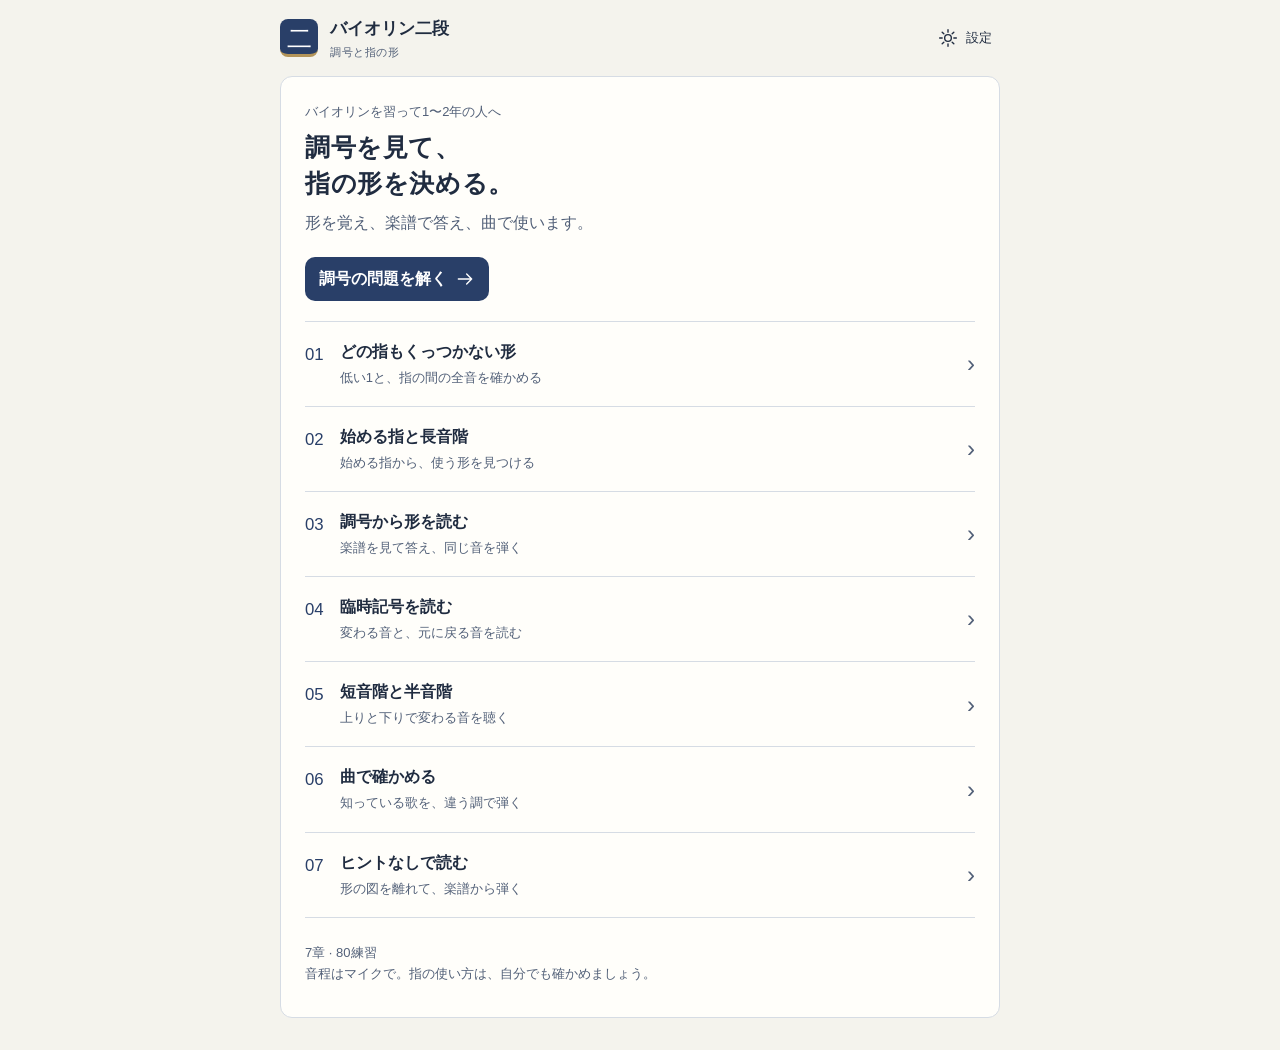
<file: index.html>
<!doctype html>
<html lang="ja"><head><meta charset="utf-8"><meta name="viewport" content="width=device-width,initial-scale=1,viewport-fit=cover"><meta name="theme-color" content="#293f68"><meta name="apple-mobile-web-app-title" content="バイオリン二段"><meta name="description" content="調号から指の形を決め、歌と音階で確かめるバイオリン学習アプリ。"><link rel="manifest" href="./manifest.webmanifest"><link rel="icon" href="./assets/icon.svg" type="image/svg+xml"><link rel="stylesheet" href="./style.css"><link rel="stylesheet" href="./mic-status.css"><title>バイオリン二段｜調号から指の形を決める</title></head><body><div id="app"></div><div id="toast" role="status" aria-live="polite"></div><noscript>練習の再生にはJavaScriptが必要です。SafariまたはChromeで開いてください。</noscript><script type="module" src="./app.mjs"></script></body></html>
</file>
<file: style.css>
:root{color-scheme:light;--ink:#202c40;--muted:#526078;--line:#d6dce4;--paper:#fffefa;--tint:#f4f3ed;--accent:#293f68;--accent-soft:#e9edf5;--success:#246344;--radius:10px;font:16px/1.65 -apple-system,BlinkMacSystemFont,'Hiragino Sans',sans-serif;color:var(--ink);background:var(--tint)}
*{box-sizing:border-box}body{margin:0}button,input,select{font:inherit;color:inherit;min-width:0}button,a,input,select,summary{touch-action:manipulation;-webkit-tap-highlight-color:transparent}button{cursor:pointer;border:0;min-width:44px;min-height:44px;white-space:normal;overflow-wrap:anywhere}button:disabled{cursor:default;opacity:.5}a{color:var(--accent)}button:focus-visible,a:focus-visible,input:focus-visible,select:focus-visible,summary:focus-visible{outline:3px solid #9a6416;outline-offset:3px}h1,h2,p,ol{margin:0}h1{font-size:1.55rem;line-height:1.45;letter-spacing:.025em}h2{font-size:1.05rem;line-height:1.5}h1:focus{outline:none}p,small,strong,label{overflow-wrap:anywhere}small{font-size:.8125rem}button[hidden],[hidden]{display:none!important}.ui-icon{width:20px;height:20px;flex-shrink:0}.muted,.helper{color:var(--muted)}.helper{font-size:.8125rem}.eyebrow,.stage-label{font-size:.8125rem;color:var(--muted)}.quiet,.icon-button,.primary,.secondary{display:inline-flex;align-items:center;justify-content:center;gap:8px;padding:10px 14px;border-radius:var(--radius);line-height:1.45}.quiet,.icon-button{background:transparent}.primary{color:#fff;background:var(--accent);font-weight:650}.secondary{background:var(--accent-soft);border:1px solid var(--line)}.primary:hover{background:#1c3055}.secondary:hover,.quiet:hover{background:#e1e7ef}.primary:disabled:hover{background:var(--accent)}.icon-button{width:44px;padding:10px;flex-shrink:0}
.app-header{max-width:760px;margin:auto;display:flex;align-items:center;justify-content:space-between;gap:8px;min-height:76px;padding:calc(12px + env(safe-area-inset-top,0px)) 20px 12px}.brand{display:flex;align-items:center;gap:12px;text-align:left;background:none;padding:0;font-size:1.05rem;font-weight:700}.brand-mark{width:38px;height:38px;flex-shrink:0;background:var(--accent);color:white;display:grid;place-items:center;border-radius:8px;font-size:1.55rem;font-weight:500;border-bottom:3px solid #b39459}.brand small{display:block;font-size:.6875rem;font-weight:400;color:var(--muted);letter-spacing:.05em}.app-header>.quiet{padding:8px;flex-shrink:0;font-size:.8125rem}.workspace{max-width:720px;margin:0 auto 32px;background:var(--paper);border:1px solid var(--line);border-radius:12px;min-width:0}.library,.lesson-page,.settings-page,.finish-page{padding:24px 24px 32px}.library-heading{margin-bottom:20px}.library-heading h1{margin:8px 0}.library-heading>.primary{margin-top:20px}.resume-link{margin-top:8px;display:flex;justify-content:flex-start;text-align:left;font-size:.8125rem;padding-left:0}.chapter-list,.lesson-list{border-top:1px solid var(--line)}.chapter-row,.lesson-row{width:100%;display:flex;align-items:center;gap:16px;text-align:left;padding:18px 0;background:transparent;border-bottom:1px solid var(--line);border-radius:0}.chapter-row>span:nth-child(2),.lesson-row>span:first-child{min-width:0;flex:1}.chapter-row strong,.lesson-row strong{display:block;font-size:1rem;line-height:1.5}.chapter-row small,.lesson-row small{display:block;margin-top:4px;color:var(--muted);font-size:.8125rem;line-height:1.55}.index{font-variant-numeric:tabular-nums;color:var(--accent);font-size:1.05rem;align-self:flex-start;padding-top:1px}.chevron{font-size:1.5rem;color:var(--muted);flex-shrink:0}.library-foot{margin-top:24px;color:var(--muted);font-size:.8125rem}.lesson-toolbar{display:flex;align-items:center;justify-content:space-between;gap:8px;margin:-8px -10px 12px}.lesson-toolbar .quiet{justify-content:flex-start;font-size:.8125rem}.lesson-heading{margin-bottom:20px}.lesson-heading .eyebrow{margin-bottom:6px}.lesson-outcome{font-size:1.05rem;font-weight:600;margin-bottom:20px}.instruction-list{padding-left:24px;margin:16px 0 24px}.instruction-list li{padding-left:2px;margin:8px 0}.page-action{margin-top:24px}.page-action>.primary{width:100%}.intro-page>.compact-score{margin:16px 0}.intro-page>.pattern-diagram{margin:20px auto}.pattern-diagram{display:flex;flex-direction:column;align-items:center;max-width:340px;gap:8px}.pattern-diagram svg{width:100%;max-width:300px;height:auto}.pattern-diagram p{font-size:.875rem;text-align:center}.pattern-diagram.compact{max-width:280px}.individual-pattern{font-size:.875rem;color:var(--muted)}.used-fingers{display:grid;gap:4px;font-size:.875rem}
.field{margin:12px 0}.field-title{display:block;font-size:.875rem;font-weight:600;margin-bottom:8px}.segmented{display:flex;flex-wrap:wrap;gap:8px}.choice{background:var(--paper);border:1px solid #a4afbf;padding:9px 12px;border-radius:8px;flex:1;font-size:.875rem;line-height:1.5}.choice.selected,.answer-choice.selected{background:var(--accent-soft);border:2px solid var(--accent);padding:8px 11px;font-weight:700}.strings .choice{display:flex;align-items:center;justify-content:center;gap:6px;flex:1 1 54px;border-bottom:4px solid var(--string-color)}.strings .choice.selected{background:var(--string-soft)}.string-choice b{font-size:1.2rem}.string-choice span{font-size:.8125rem}.select-field{display:grid;grid-template-columns:minmax(70px,auto) minmax(0,1fr);gap:12px;align-items:center;margin:12px 0}.select-field>span{font-size:.875rem;font-weight:600}select{appearance:menulist-button;-webkit-appearance:menulist-button;height:2.75rem;min-height:44px;min-width:44px;padding:8px;border:1px solid #a4afbf;border-radius:8px;max-width:100%;width:100%;background:var(--paper);font-size:.875rem}.score-preview{margin:20px 0;border-block:1px solid var(--line);padding:12px 0}.section-line{display:flex;align-items:center;justify-content:space-between;flex-wrap:wrap;gap:8px;font-size:.8125rem;color:var(--muted);margin-bottom:4px}.section-line h2{font-size:.875rem}.compact-score{width:100%;min-width:0}.score-system,.score-bar,.single-score{display:block;width:100%;height:auto;max-width:100%;overflow:visible}.score-system{margin:2px 0}.score-system text,.score-bar text{font-family:-apple-system,BlinkMacSystemFont,sans-serif}.full-score-link{font-size:.875rem;padding-left:0}.start-column{display:grid;gap:8px}.start-button{width:100%;margin-top:8px}.start-hint{font-size:.8125rem;color:var(--muted)}.audio-options{display:flex;flex-wrap:wrap;gap:12px;align-items:center;justify-content:space-between}.tempo-field{min-width:0}.tempo-field>label{font-size:.8125rem;display:block}.tempo-field>div{display:flex;align-items:center;gap:6px}.tempo-step{width:44px;padding:8px}.tempo-field output{display:grid;place-items:center;min-width:54px;min-height:44px;text-align:center;font-weight:650;font-size:1.25rem;font-variant-numeric:tabular-nums}.tempo-field span{font-size:.75rem}.mic-toggle{display:flex;align-items:center;gap:8px;min-height:44px;font-size:.875rem}.toggle-row input{width:44px;height:44px;margin:0;accent-color:var(--accent);flex-shrink:0}.mic-toggle input{appearance:none;-webkit-appearance:none;width:44px;min-width:44px;height:44px;margin:0;padding:0;border:0;background:transparent;position:relative;cursor:pointer;flex-shrink:0}.mic-toggle input::before{content:'';position:absolute;width:40px;height:24px;left:2px;top:10px;border-radius:16px;background:var(--muted)}.mic-toggle input::after{content:'';position:absolute;width:18px;height:18px;left:5px;top:13px;border-radius:50%;background:#fff}.mic-toggle input:checked::before{background:var(--accent)}.mic-toggle input:checked::after{left:21px}.error{color:#842d30;background:#fff0ee;border-left:3px solid currentColor;padding:12px}.error+.secondary{margin-top:8px}
.quiz-page h1{margin:8px 0 12px}.question-count{font-size:.875rem;color:var(--muted)}.question-score{border-block:1px solid var(--line);margin:16px 0;padding:12px 0}.answer-grid{display:grid;grid-template-columns:1fr 1fr;gap:8px;margin:20px 0}.answer-choice{background:white;border:1px solid #a4afbf;border-radius:8px;min-height:60px;padding:12px;line-height:1.55;text-align:left;font-size:.9375rem}.quiz-page>.primary{width:100%}.quiz-feedback{border-left:4px solid #917139;background:#f4efe3;padding:16px;margin:16px 0}.quiz-feedback.correct{border-color:var(--success);background:#edf4ee}.quiz-feedback h2{margin-bottom:8px}.quiz-feedback p{font-size:.9375rem;margin-top:8px}.quiz-feedback .answer-label{font-weight:700;font-size:1rem}.quiz-feedback:focus{outline:2px solid var(--accent);outline-offset:3px}
/* 通常は一画面。文字拡大時の最小高はremで縦に伸ばす。 */
body[data-view=practice]{background:var(--paper)}.performance-main{max-width:820px;margin:auto}.performance-viewport{height:100svh;min-height:32rem;display:grid;grid-template-rows:auto 3px minmax(0,1fr) auto;gap:8px;padding:calc(8px + env(safe-area-inset-top,0px)) calc(12px + env(safe-area-inset-right,0px)) calc(8px + env(safe-area-inset-bottom,0px)) calc(12px + env(safe-area-inset-left,0px))}.practice-top{display:flex;align-items:center;gap:6px;min-height:44px}.practice-title{min-width:0;flex:1}.practice-title h1{font-size:.875rem;line-height:1.4}.practice-title p{font-size:.6875rem;color:var(--muted)}#sessionProgress{font-size:.75rem;font-variant-numeric:tabular-nums}.progress,.note-progress{height:3px;background:#e0e5ed;border-radius:2px;overflow:hidden}.progress>span,.note-progress>span{display:block;height:100%;background:var(--accent);width:0}.performance-body{min-height:0;display:grid;grid-template-rows:minmax(0,1fr) auto;gap:8px}.music-panel{min-height:0;display:flex;flex-direction:column}.playing-head{display:flex;justify-content:space-between;gap:8px;flex-wrap:wrap;font-size:.75rem;color:var(--muted);min-height:20px}.current-and-next{display:flex;align-items:center;justify-content:space-between;gap:8px;margin-top:4px}.now-label{min-width:0;flex:1;display:grid;gap:3px}.now-label>strong{font-size:1.25rem;line-height:1.35;color:var(--note-color)}.now-label>span{font-size:.8125rem}.next-label{display:grid;grid-template-columns:minmax(0,1fr) 42px;align-items:center;column-gap:4px;border-left:1px solid var(--line);padding-left:10px;max-width:52%;min-width:110px}.next-label small,.next-label strong,.next-label>span{grid-column:1;font-size:.75rem;line-height:1.4}.next-label strong{font-size:.9375rem}.next-label>small{color:var(--muted)}#nextScore{grid-column:2;grid-row:1/4}.next-score{width:42px;height:63px;display:block;overflow:visible}.score-stage{flex:1;min-height:105px;display:flex;align-items:center;position:relative}.current-score{width:100%;height:100%;min-height:0;display:flex;align-items:center}.current-score .score-bar{max-height:100%;height:100%;width:100%}.note-highlight.active{fill:var(--note-soft,#e9edf5);stroke:var(--note-color,#293f68);stroke-width:1.5}.note-highlight.passed{fill:#f1f3f5}.timing-row{display:flex;flex-wrap:wrap;align-items:center;justify-content:space-between;gap:4px 8px;min-height:44px;padding:4px 0}.duration-copy{font-size:.75rem;max-width:54%;line-height:1.45}.duration-copy strong{font-size:1.1rem}.beat-track{display:flex;gap:4px}.beat{display:grid;place-items:center;width:24px;height:24px;border:1px solid #a8b2c2;border-radius:50%;font-size:.75rem}.beat.on{background:var(--accent);border-color:var(--accent);color:white}.guidance-panel{background:#f4f5f2;padding:6px 10px;border-radius:8px;min-width:0}.listening-label{font-size:.75rem;color:var(--muted)}.ok{color:var(--success)}.practice-controls{display:grid;grid-template-columns:repeat(3,minmax(0,1fr));gap:6px}.practice-controls>button{padding:8px 4px;font-size:.8125rem;line-height:1.4;gap:3px;min-height:44px}.practice-controls .ui-icon{width:16px;height:16px}.below-hint{display:flex;flex-wrap:wrap;gap:4px 8px;align-items:center;justify-content:space-between;font-size:.6875rem;line-height:1.4;margin-top:4px}.below-hint a{display:inline-flex;align-items:center;min-width:44px;min-height:44px;padding:4px 0}.countdown-area{position:absolute;right:4px;top:4px;display:flex;align-items:center;gap:8px;background:var(--paper);border:1px solid var(--line);border-radius:8px;padding:4px 12px;font-size:.8125rem}.countdown-area strong{font-size:1.5rem}.current-score.counting{opacity:.45}.practice-help,.full-score-section{padding:16px 16px 24px;max-width:720px;margin:auto}.practice-help details{border-top:1px solid var(--line)}summary{cursor:pointer;padding:10px 0;min-height:44px;font-size:.875rem}.practice-help .pattern-diagram{margin:12px auto}#coachText{font-size:.875rem;margin-top:12px}.full-score-section .quiet{min-width:44px;min-height:44px;margin-top:12px}.full-score-section{border-top:1px solid var(--line)}
.finish-page{display:grid;gap:16px;max-width:560px;margin:auto}.finish-mark{color:var(--success)}.finish-mark .ui-icon{width:40px;height:40px}.finish-page .primary,.finish-page .secondary{width:100%}.settings-page>section{margin-top:24px}.settings-page h2{margin-bottom:12px}.toggle-row{display:flex;align-items:center;justify-content:space-between;gap:16px;padding:12px 0;border-bottom:1px solid var(--line)}.toggle-row>span{min-width:0}.toggle-row strong,.toggle-row small{display:block}.toggle-row small{color:var(--muted);margin-top:4px}.settings-page details{margin-top:20px}.settings-page details p{margin:12px 0;font-size:.875rem}.settings-page pre{white-space:pre-wrap;overflow-wrap:anywhere;font-size:.75rem}.score-dialog{width:calc(100% - 24px);max-width:760px;max-height:90svh;border:1px solid var(--line);border-radius:12px;padding:16px;background:var(--paper);color:var(--ink)}.score-dialog::backdrop{background:#14213988}.score-dialog header{position:sticky;top:-16px;background:var(--paper);display:flex;justify-content:space-between;align-items:center;gap:8px;padding:8px 0;z-index:1}.score-dialog h2{font-size:.9375rem}.offline-note{padding:8px 16px;text-align:center;font-size:.8125rem;background:#eee4ce}#toast{position:fixed;bottom:16px;left:12px;right:12px;max-width:600px;margin:auto;z-index:5;padding:12px 16px;border-radius:8px;background:#202c40;color:white;font-size:.875rem;opacity:0;pointer-events:none}#toast.show{opacity:1}.sr-only{position:absolute;width:1px;height:1px;margin:-1px;padding:0;overflow:hidden;clip:rect(0,0,0,0);white-space:nowrap;border:0}.accidental-word{display:inline;white-space:nowrap}.text-accidental{display:inline-block;width:.5em;height:1.07em;vertical-align:-.13em;overflow:visible}
@media(max-width:640px){.app-header{padding-inline:16px;min-height:64px}.workspace{border:0;border-radius:0;margin-bottom:0;min-height:calc(100svh - 64px)}.library,.lesson-page,.settings-page,.finish-page{padding:20px 16px 28px}.library-heading h1{font-size:1.65rem}.chapter-row,.lesson-row{padding:16px 0;gap:12px}.select-field{grid-template-columns:1fr;gap:4px}.answer-grid{grid-template-columns:1fr}.answer-choice{min-height:48px;padding:10px 12px}.answer-choice.selected{padding:9px 11px}.brand small{display:none}.brand{font-size:1rem;gap:8px}.brand-mark{width:32px;height:32px;font-size:1.35rem}.setup-page .lesson-heading{margin-bottom:12px}.score-preview{margin:12px 0}.audio-options{gap:8px}.quiz-page .question-score{margin:12px 0;padding:4px 0}.intro-page .pattern-diagram{max-width:280px}}
@media(min-width:700px){.performance-viewport{padding-inline:24px;gap:12px}.practice-title h1{font-size:1.1rem}.practice-controls>button{font-size:1rem}.now-label>strong{font-size:1.7rem}.next-label{min-width:160px}.next-label strong{font-size:1.1rem}.score-stage{min-height:150px}}
@media(prefers-reduced-motion:reduce){*{scroll-behavior:auto!important;transition:none!important}}
@media(max-width:640px){.brand-mark{width:2rem;height:2rem}}

/* 2026-10-20 共通の演奏操作。指図・助言と次音譜の配置は各段のまま。 */
.performance-viewport .guidance-panel{text-align:left}.performance-viewport .practice-controls{display:grid;grid-template-columns:repeat(3,minmax(0,1fr));gap:6px;max-width:none;margin:0}.performance-viewport .practice-controls>button{min-height:48px;font-size:.8125rem;padding:8px 4px;gap:3px;line-height:1.4}.performance-viewport .practice-controls .ui-icon{width:16px;height:16px}.performance-viewport .below-hint{font-size:.6875rem;line-height:1.4;flex-wrap:wrap;gap:4px 8px;margin-top:4px}.performance-viewport .below-hint a{display:inline-flex;align-items:center;min-width:44px;min-height:44px;padding:4px 0;text-decoration:underline}.practice-title p{font-size:.6875rem}
</file>
<file: mic-status.css>
/* 状態は色に加えて点・残量・枠・停止記号で区別する。 */
.mic-chip{grid-column:1/-1;position:relative;display:flex;align-items:center;gap:6px;min-width:0;width:100%;padding:5px 8px 7px;border:2px solid transparent;border-radius:8px;background:#edf6ef;color:#245c3b;transition:opacity 160ms,background-color 160ms;overflow-wrap:anywhere;text-align:left}.mic-chip-icon{flex:0 0 18px;text-align:center}.mic-chip-copy{flex:1;min-width:0;line-height:1.4}.mic-chip-title{display:block;font-size:.8125rem;line-height:1.4}.mic-chip-reason{display:block;font-size:.6875rem;line-height:1.4}.mic-chip-action{flex:0 1 auto;min-height:44px;min-width:44px;max-width:46%;padding:6px 8px;border:1px solid currentColor;border-radius:6px;background:#fff;color:inherit;font-size:.75rem;line-height:1.4}.mic-chip[data-tone=live] .mic-chip-icon{animation:mic-breathe 2.4s ease-in-out infinite}.mic-chip[data-tone=busy]{background:#fff3d8;color:#79530c}.mic-chip[data-tone=busy] .mic-chip-icon{border-bottom:2px solid currentColor}.mic-chip[data-tone=stopped]{border:2px solid #a52e2e;background:#fff0ee;color:#912525}.mic-chip[data-tone=paused]{border-style:dashed;border-color:#7a8088;background:#eef0f2;color:#505861}.mic-chip-progress{position:absolute;bottom:0;left:0;right:0;height:3px;background:#ead6aa;overflow:hidden}.mic-chip-progress>span{display:block;height:100%;background:#a66a00;width:100%}.pitch-meter[data-muted=true]{opacity:.4;transition:opacity 160ms}.pitch-meter[data-muted=false]{opacity:1;transition:opacity 160ms}@keyframes mic-breathe{50%{opacity:.35}}@media(prefers-reduced-motion:reduce){.mic-chip,.pitch-meter{transition:none}.mic-chip[data-tone=live] .mic-chip-icon{animation:none}}

.mic-chip-icon svg{display:block;width:18px;height:22px}.mic-chip-symbol{display:block;font-weight:700;line-height:1}.mic-chip[data-tone=live] .mic-chip-symbol{font-size:.6875rem}.mic-chip[data-tone=stopped] .mic-chip-icon svg,.mic-chip[data-tone=paused] .mic-chip-icon svg{display:none}
/* 狭幅では見出しと操作を同じ行に置き、理由は下の全幅へ。固定高や行の切り捨ては使わない。 */
@media(max-width:640px){.mic-chip{display:grid;grid-template-columns:18px minmax(0,1fr) auto;gap:0 3px;padding:3px 4px 5px}.mic-chip-icon{grid-column:1;grid-row:1;align-self:center}.mic-chip-copy{display:contents}.mic-chip-title{grid-column:2;grid-row:1;align-self:center;min-width:0;white-space:normal;overflow-wrap:anywhere}.mic-chip-reason{grid-column:2/-1;grid-row:2;min-width:0;min-height:1.4em;white-space:normal;overflow-wrap:anywhere}.mic-chip-action{grid-column:3;grid-row:1;align-self:center;width:calc(5em + 10px);min-width:44px;max-width:none;max-inline-size:none;padding:4px;white-space:normal;overflow-wrap:anywhere}.mic-chip-progress{grid-column:1/-1}}

/* 楽譜だけが残りの高さに縮む。文字拡大時は必要な高さまで画面全体が伸び、下の面を押し下げる。 */
@media(max-width:640px){.performance-viewport.with-mic{height:auto;min-height:max(100svh,32rem);grid-template-rows:auto 3px minmax(min-content,1fr) auto}.with-mic .performance-body{grid-template-rows:minmax(min-content,1fr) auto}.with-mic .music-panel{display:grid;grid-template-rows:auto auto minmax(80px,1fr) auto 3px;min-width:0}.with-mic .score-stage{min-height:0;min-width:0;contain:size}.with-mic #noteScore{min-height:0}.with-mic .timing-row{flex-wrap:wrap}.with-mic .guidance-panel{min-width:0}}

/* 操作文字は700px以上で16px、699px以下で13px。safe-area検査がstyle.cssを後から再挿入しても、この共有規則を優先する。 */
.performance-viewport .performance-footer .practice-controls>button{font-size:1rem}
@media(max-width:699px){.performance-viewport .performance-footer .practice-controls>button{font-size:.8125rem}}

/* 低い横向きは操作44px。楽譜リンクも44pxを保ち、操作列の横へ置いて従来のフッター72px以内に収める。縦向きは変更しない。 */
@media(min-width:641px) and (max-height:600px){.performance-viewport .performance-footer{display:grid;grid-template-columns:minmax(0,1fr) auto;align-items:center;column-gap:8px;row-gap:0}.performance-viewport .performance-footer .practice-controls{grid-column:1;grid-row:1;min-width:0}.performance-viewport .performance-footer .practice-controls>button{min-height:44px}.performance-viewport .performance-footer .below-hint{display:contents}.performance-viewport .performance-footer .below-hint>span{grid-column:1;grid-row:2;min-width:0}.performance-viewport .performance-footer .below-hint>a{grid-column:2;grid-row:1;min-width:44px;min-height:44px}}

/* チップと音程メーターは両段で同じ色・寸法を使う。 */
.pitch-meter{grid-column:1/-1;min-width:0;width:100%;padding:2px 0}.meter-labels{display:flex;justify-content:space-between;font-size:.6875rem;line-height:1.4;color:#526078}.meter-track{position:relative;height:20px;margin:2px 8px;background:linear-gradient(transparent 8px,#a6afbf 8px,#a6afbf 12px,transparent 12px)}.pitch-band{position:absolute;top:2px;bottom:2px;background:#c9e8d7;border:1px solid #408765;border-radius:3px}.meter-center{position:absolute;left:50%;top:0;bottom:0;border-left:2px solid #202839}.pitch-needle{position:absolute;top:0;bottom:0;width:3px;background:#3158b7;transform:translateX(-50%)}.pitch-needle:before{content:'';position:absolute;left:-4px;top:-2px;border-left:5px solid transparent;border-right:5px solid transparent;border-top:6px solid #3158b7}.meter-track[data-direction=ちょうど] .pitch-needle{background:#236345}.meter-track[data-direction=ちょうど] .pitch-needle:before{border-top-color:#236345}.meter-reading{display:flex;align-items:baseline;justify-content:space-between;gap:6px;flex-wrap:wrap;font-size:.8125rem;line-height:1.5;color:#202839}.meter-reading output{font-variant-numeric:tabular-nums;white-space:nowrap}.mic-status{display:flex;align-items:center;justify-content:center;gap:8px;min-height:1.4em;font-size:.6875rem;line-height:1.4;color:#526078}.mic-status p{margin:0}.mic-bar{width:24px;height:5px;flex-shrink:0;border-radius:3px;background:#dce1e9;overflow:hidden}#micLevel{display:block;height:100%;width:0;background:#3158b7}#micFeedback.ok{color:#236345}

@media(min-width:700px){.meter-labels,.mic-status{font-size:.8125rem}}
</file>
